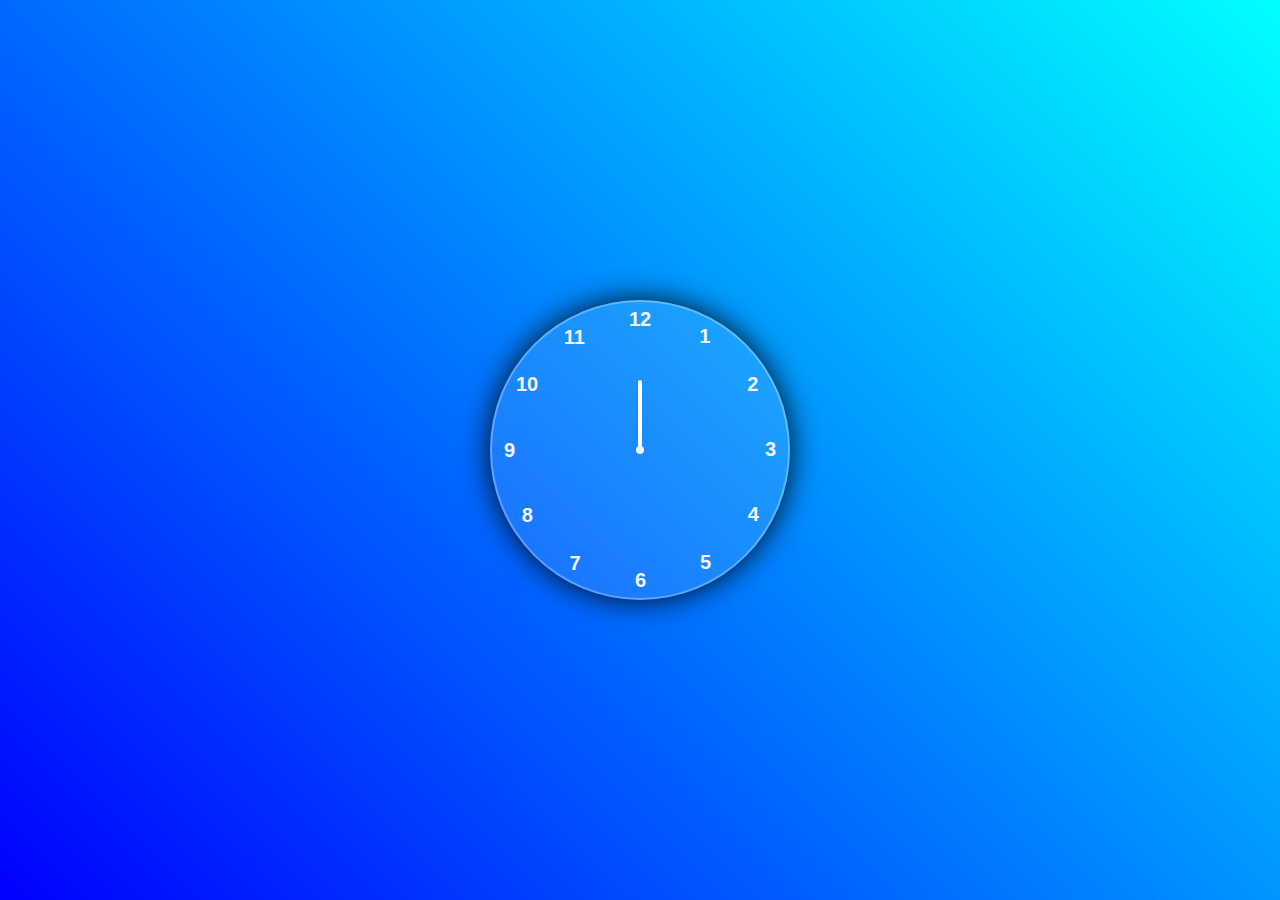
<file: projects/Analog colock/index.html>
<!DOCTYPE html>

<html>
<head>
  <meta http-equiv="CONTENT-TYPE" content="text/html; charset=UTF-8">
  <link rel="stylesheet" href="styles/style.css"/>
  <title>Analog Clock</title>
</head>
<body>
  <div class="container">
    <div class="clock">
      <div class="hand" style="--j:#ff3d58" id="hour"><i></i></div>
      <div class="hand" style="--j:#00a6ff" id="min"><i></i></div>
      <div class="hand" style="--j:#ffffff" id="sec"><i></i></div>
      <span style="--i:1;"><b>1</b></span>
      <span style="--i:2;"><b>2</b></span>
      <span style="--i:3;"><b>3</b></span>
      <span style="--i:4;"><b>4</b></span>
      <span style="--i:5;"><b>5</b></span>
      <span style="--i:6;"><b>6</b></span>
      <span style="--i:7;"><b>7</b></span>
      <span style="--i:8;"><b>8</b></span>
      <span style="--i:9;"><b>9</b></span>
      <span style="--i:10;"><b>10</b></span>
      <span style="--i:11;"><b>11</b></span>
      <span style="--i:12;"><b>12</b></span>
    </div>
  </div>
  <script src="scripts/script.js"></script>
</body>
</html>
</file>
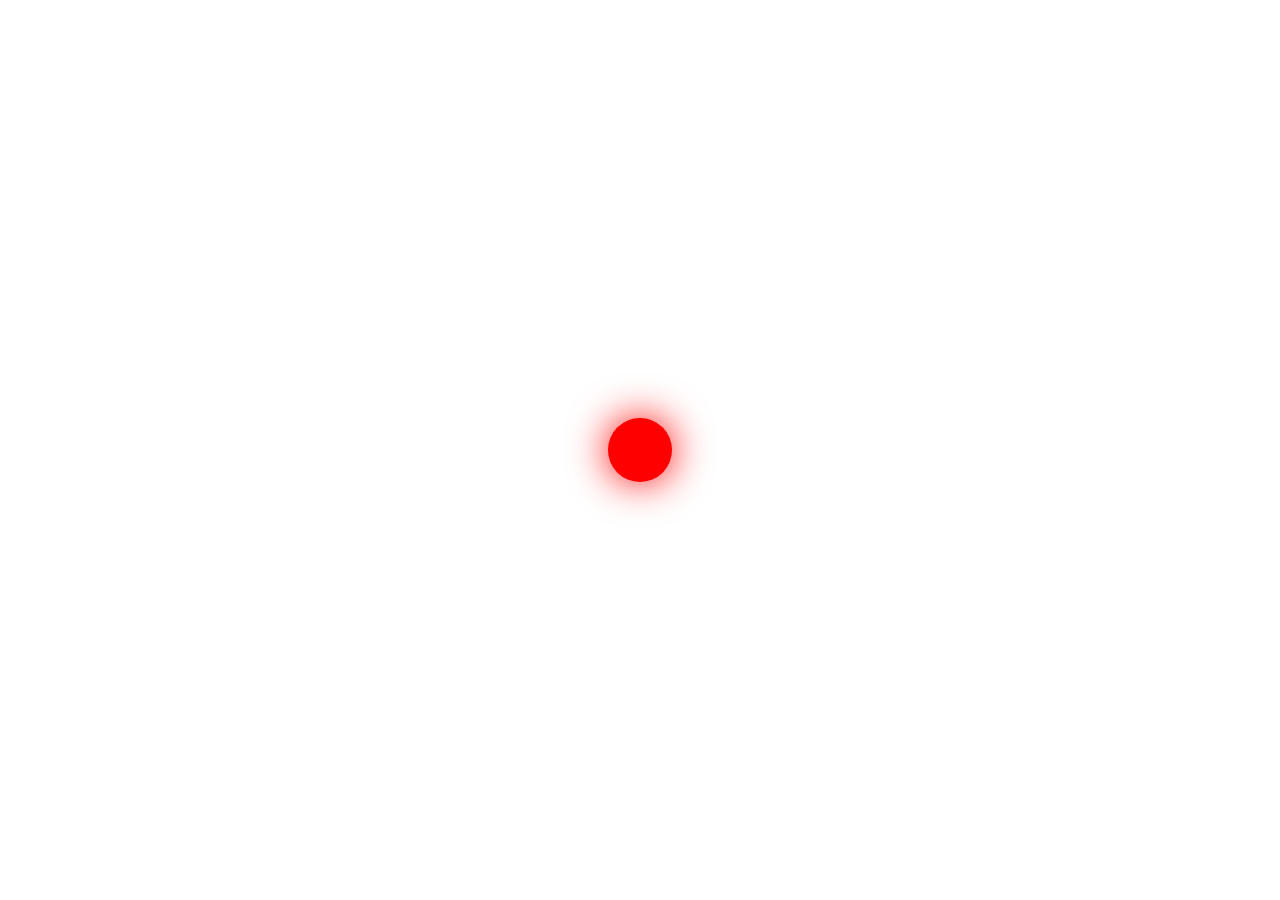
<file: projects/button/index.html>
<!DOCTYPE html>

<html>
<head>
  <meta http-equiv="CONTENT-TYPE" content="text/html; charset=UTF-8">
  <link rel="stylesheet" href="styles/style.css"/>
  <link rel="stylesheet" href="https://cdnjs.cloudflare.com/ajax/libs/font-awesome/6.5.2/css/all.min.css" integrity="sha512-SnH5WK+bZxgPHs44uWIX+LLJAJ9/2PkPKZ5QiAj6Ta86w+fsb2TkcmfRyVX3pBnMFcV7oQPJkl9QevSCWr3W6A==" crossorigin="anonymous" referrerpolicy="no-referrer" />
  <title>Hello, World!</title>
</head>
<body>
  <div class="manu">
    <div class="manu_wrapper">
     <i class="fa-solid fa-plus"></i>
    </div>
    <ul class="manu_items">
      <a class="manu_item" href="#"><i class="fa-solid fa-house"></i></a>
      <a class="manu_item" href="#"><i class="fa-solid fa-share"></i></a>
      <a class="manu_item" href="#"><i class="fa-solid fa-wrench"></i></a>
      <a class="manu_item" href="#"><i class="fa-solid fa-info"></i></a>
    </ul>
  </div>
  
 <script src="scripts/script.js"></script>
</body>
</html>
</file>
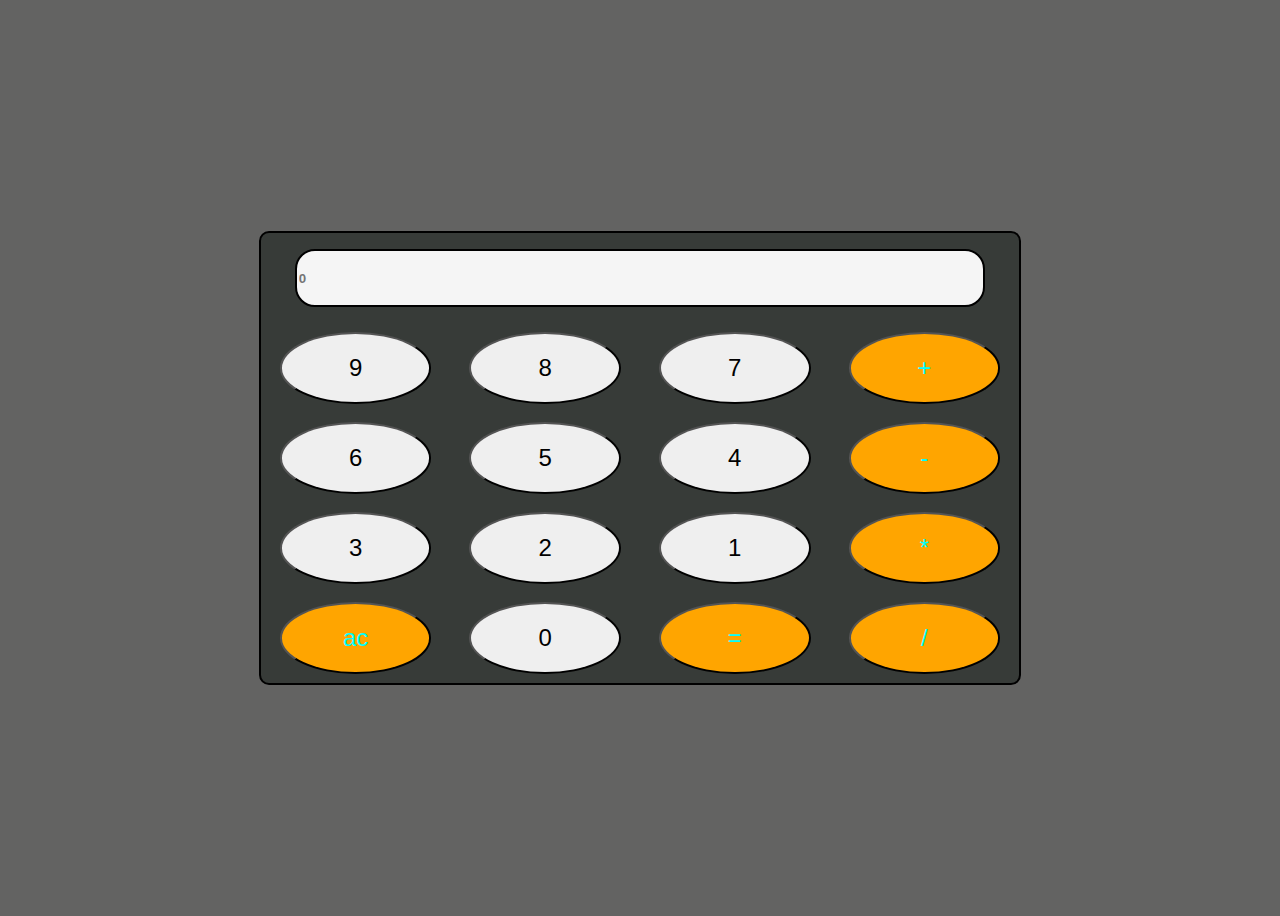
<file: projects/calculator/index.html>
<!DOCTYPE html>

<html>
<head>
  <meta http-equiv="CONTENT-TYPE" content="text/html; charset=UTF-8">
  <link rel="stylesheet" href="styles/style.css"/>
  <title>calculaterm</title>
</head>
<body>
  <div class="calculater">
    <div class="input">
      <input type="text" id="input" placeholder="0" value="" disabled>
    </div>
    <div class="buttons">
      <div class="row1">
        <button onclick="input.value += '9';">9</button>
        <button onclick="input.value += '8';">8</button>
        <button onclick="input.value += '7';">7</button>
        <button onclick="input.value += '+';" class="sp">+</button>
      </div>
      <div class="row2">
        <button onclick="input.value += 6;" >6</button>
        <button onclick="input.value += '5';">5</button>
        <button onclick="input.value += '4';">4</button>
        <button onclick="input.value += '-';" class="sp">-</button>
      </div>
      <div class="row3">
        <button onclick="input.value += '3';">3</button>
        <button onclick="input.value += '2';">2</button>
        <button onclick="input.value += '1';">1</button>
        <button onclick="input.value += '*';" class="sp">*</button>
      </div>
      <div class="row4">
        <button onclick="input.value = '';" class="sp">ac</button>
        <button onclick="input.value += '0';">0</button>
        <button onclick="input.value = eval(input.value);" class="sp">=</button>
        <button onclick="input.value += '/';" class="sp">/</button>
      </div>
    </div>
  </div>
</body>
</html>
</file>
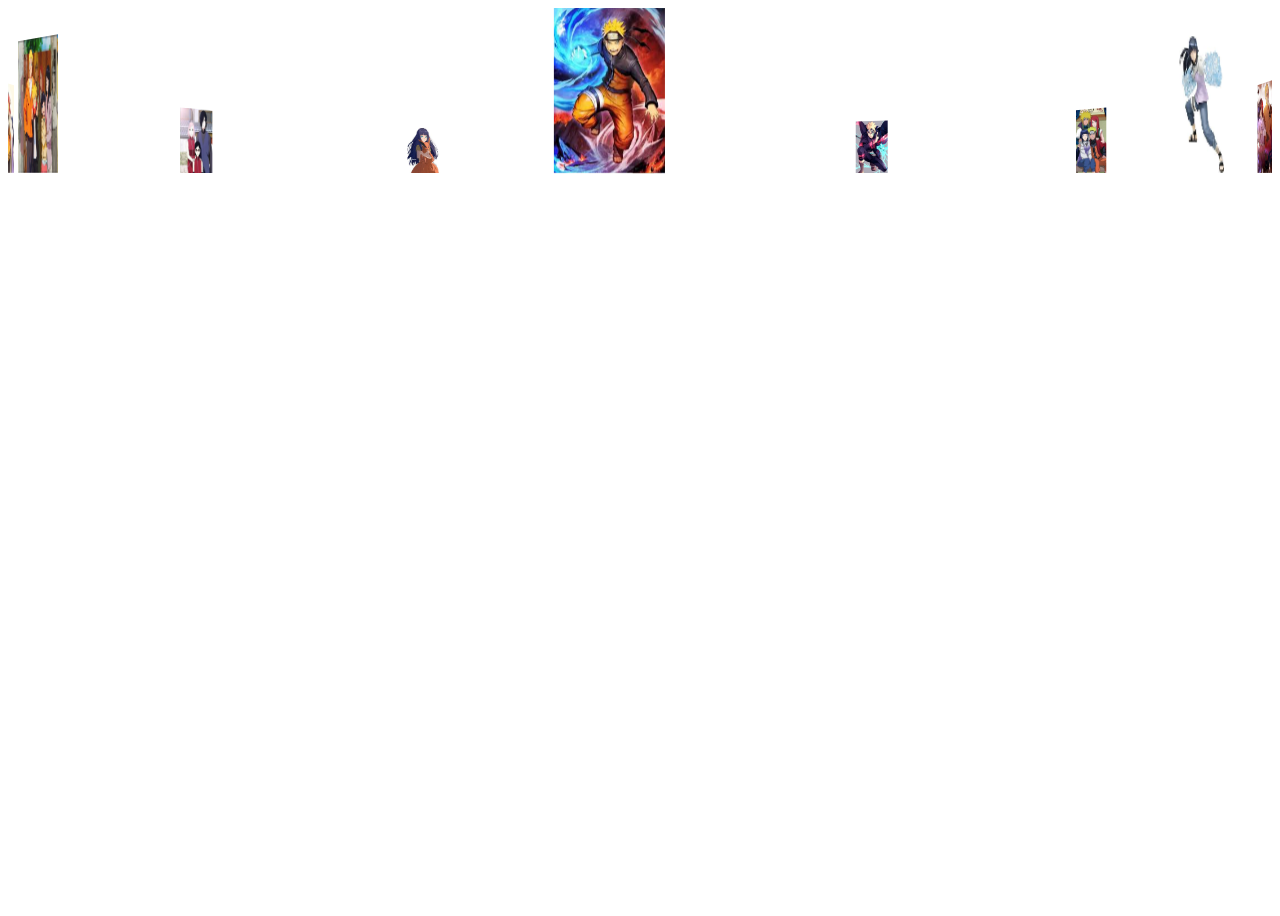
<file: projects/circle/index.html>
<!DOCTYPE html>

<html>
<head>
  <meta http-equiv="CONTENT-TYPE" content="text/html; charset=UTF-8">
  <link rel="stylesheet" href="styles/style.css"/>
  <title>Hello, World!</title>
</head>
<body>
  <div class="banner">
    <div class="slider" style="--quantity : 10">
      <div class="item" id="item1"  style="--position : 1"><img src="n1.jpg"></div>
      <div class="item" id="item1" style="--position : 2"><img src="n2.jpg"></div>
      <div class="item" id="item1" style="--position : 3"><img src="n3.jpg" alt=""></div>
      <div class="item" id="item1" style="--position : 4"><img src="n4.jpg" alt=""></div>
      <div class="item" id="item1" style="--position : 5"><img src="n5.jpg" alt=""></div>
      <div class="item" id="item1" style="--position : 6"><img src="n6.jpg" alt=""></div>
      <div class="item" id="item1" style="--position : 7"><img src="n7.jpg" alt=""></div>
      <div class="item" id="item1" style="--position : 8"><img src="n8.jpg" alt=""></div>
      <div class="item" id="item1" style="--position : 9"><img src="n9.jpg" alt=""></div>
      <div class="item" id="item1" style="--position : 10"><img src="n10.jpg" alt=""></div>
    </div>
  </div>
</body>
</html>
</file>
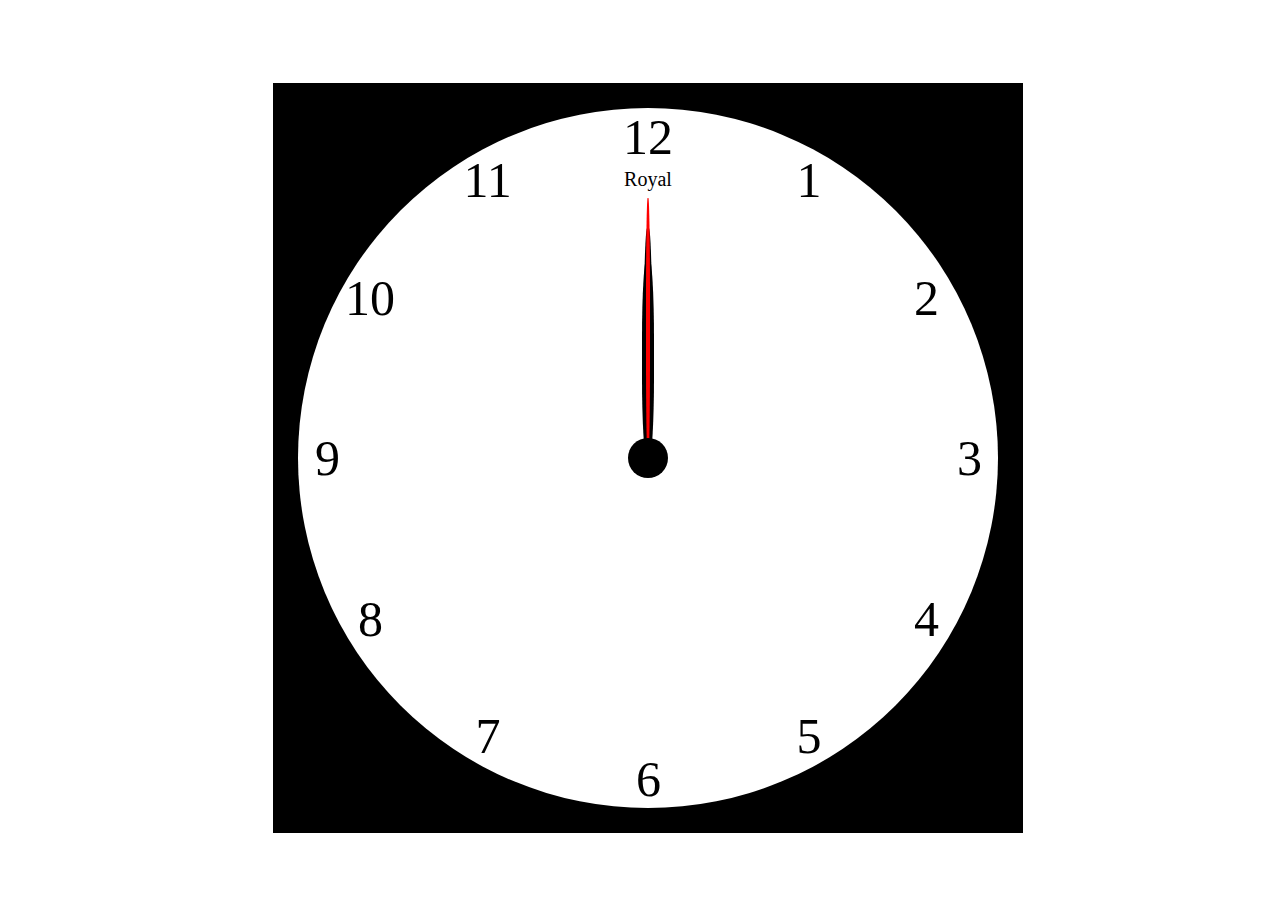
<file: projects/clock/index.html>
<!DOCTYPE html>

<html>
<head>
  <meta http-equiv="CONTENT-TYPE" content="text/html; charset=UTF-8">
  <link rel="stylesheet" href="styles/style.css"/>
  <title>Clock</title>
</head>
<body>
  <div class="wrappor">
    <div class="clock-border">
      <div class="clock">
        <li>
          <div>1</div>
        </li>
        <li>
          <div>2</div>
        </li>
        <li>
          <div>3</div>
        </li>
        <li>
          <div>4</div>
        </li>
        <li>
          <div>5</div>
        </li>
        <li>
          <div>6</div>
        </li>
        <li>
          <div>7</div>
        </li>
        <li>
          <div>8</div>
        </li>
        <li>
          <div>9</div>
        </li>
        <li>
          <div>10</div>
        </li>
        <li>
          <div>11</div>
        </li>
        <li>
          <div>12</div>
        </li>
        <div class="logo">Royal</div>
        <div class="hand">
          <div class="hour" id="hour"><i></i></div>
        <div class="min" id="min"><i></i></div>
        <div class="sec" id="sec"><i></i></div>
        </div>
        <div class="dot"></div>
      </div>
    </div>
  </div>
  <script src="scripts/script.js"></script>
</body>
</html>
</file>
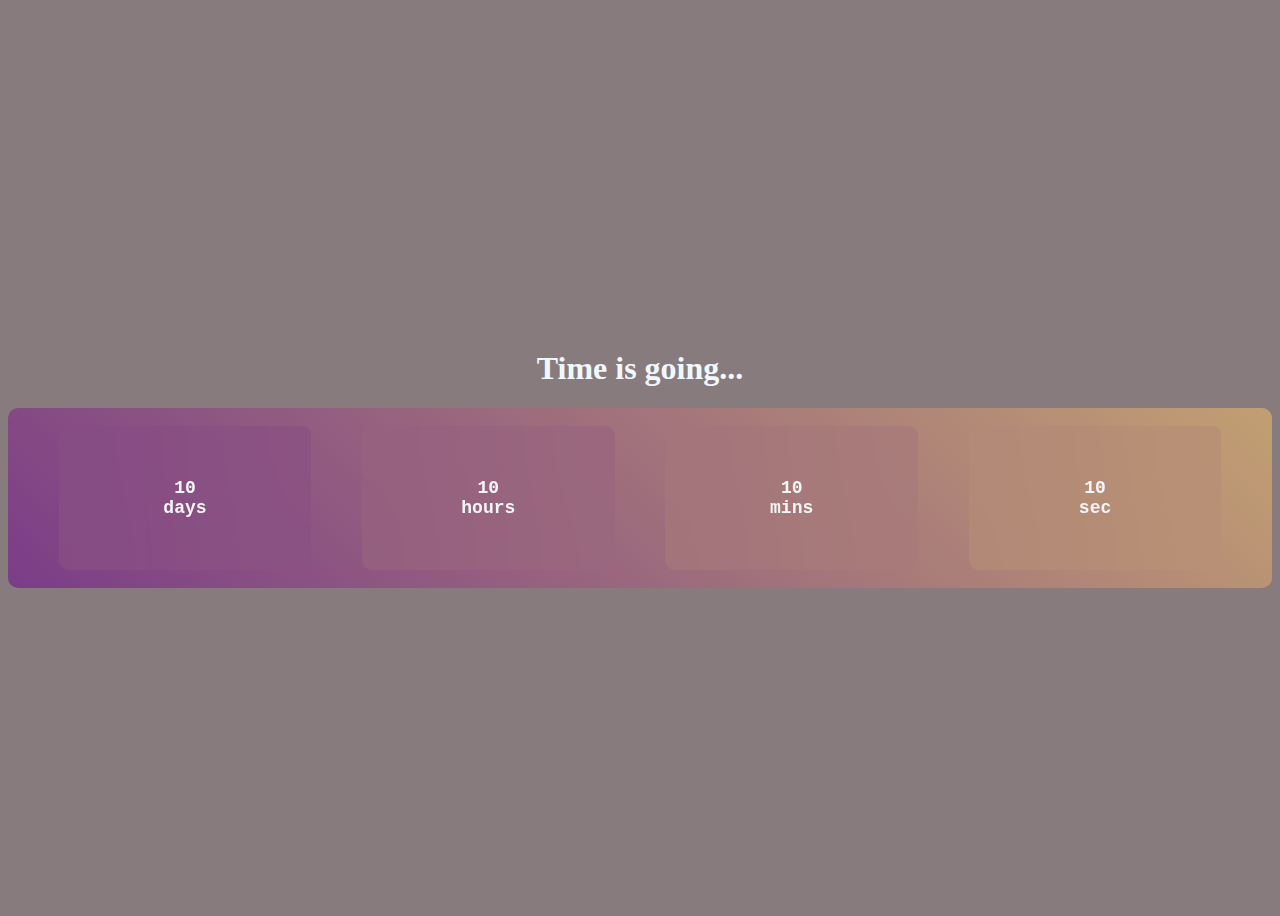
<file: projects/Countdown/index.html>
<!DOCTYPE html>

<html>
<head>
  <meta http-equiv="CONTENT-TYPE" content="text/html; charset=UTF-8">
  <link rel="stylesheet" href="styles/style.css"/>
  <title>Timer Countdown</title>
</head>
<body>
  <h1>Time is going...</h1>
  <div class="countdown">
    <div class="timer">
      <samp class="time" id="days">10</samp>
      <samp class="labal">days</samp>
    </div>
    <div class="timer">
      <samp class="time" id="hours">10</samp>
      <samp class="labal">hours</samp>
    </div>
    <div class="timer">
      <samp class="time" id="mins">10</samp>
      <samp class="labal">mins</samp>
    </div>
    <div class="timer">
      <samp class="time" id="sec">10</samp>
      <samp class="labal">sec</samp>
    </div>
  </div>
  <script src="scripts/script.js"></script>
</body>
</html>
</file>
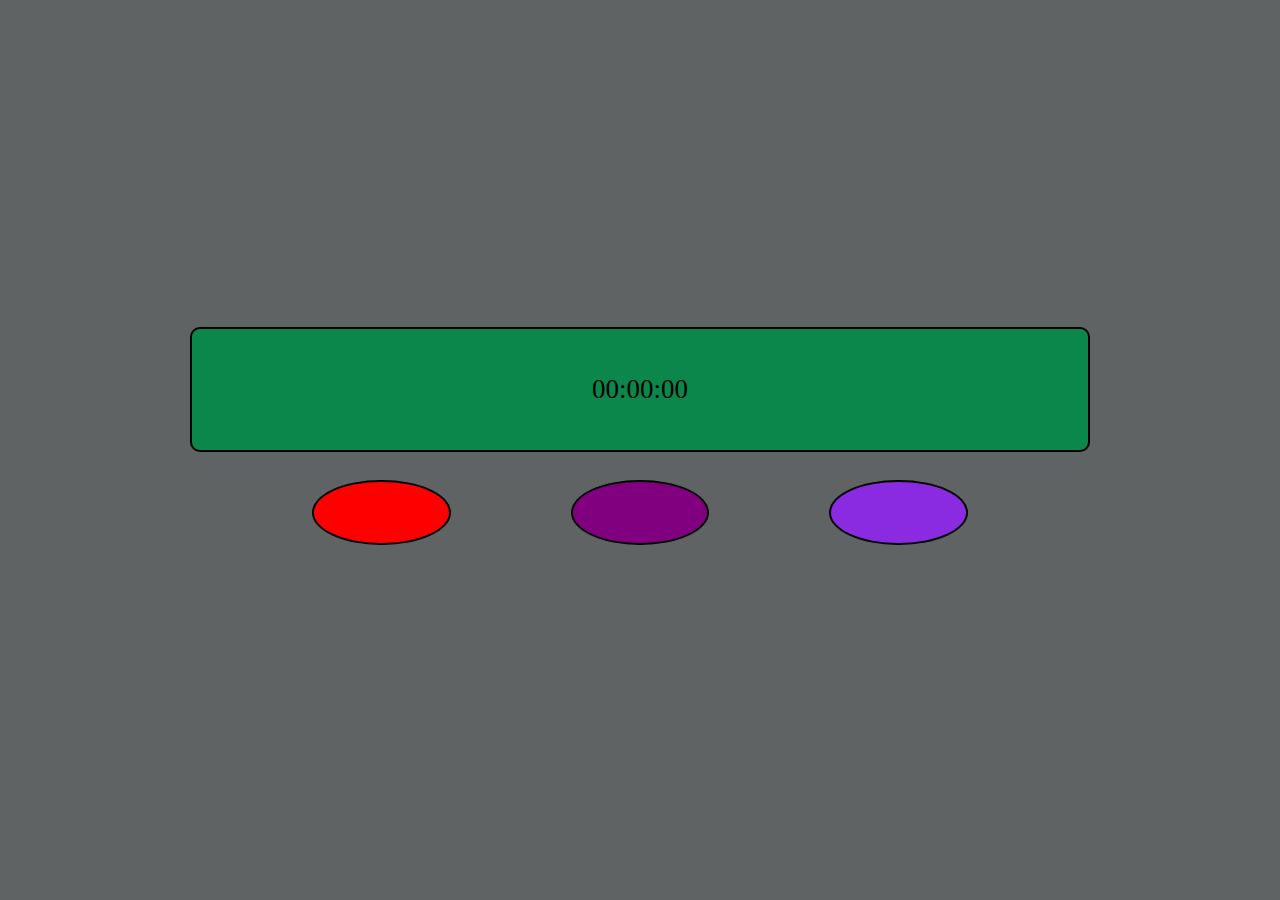
<file: projects/timer/index.html>
<!DOCTYPE html>

<html>
<head>
  <meta http-equiv="CONTENT-TYPE" content="text/html; charset=UTF-8">
  <link rel="stylesheet" href="styles/style.css"/>
  <link rel="stylesheet" href="https://cdnjs.cloudflare.com/ajax/libs/font-awesome/6.6.0/css/all.min.css" integrity="sha512-Kc323vGBEqzTmouAECnVceyQqyqdsSiqLQISBL29aUW4U/M7pSPA/gEUZQqv1cwx4OnYxTxve5UMg5GT6L4JJg==" crossorigin="anonymous" referrerpolicy="no-referrer" />
  <title>Timer</title>
</head>
<body>
  <div class="timer">
    <div class="upper">
      <div class="timerok">00:00:00</div>
    </div>
    <div class="lower">
      <div id="start" class="start">
        <i class="fa-solid fa-play"></i>
      </div>
      <div id="stop"  class="stop">
        <i class="fa-solid fa-stop"></i>
      </div>
      <div id="reset" class="reset">
        <i class="fa-solid fa-repeat"></i>
      </div>
    </div>
  </div>
  <script src="scripts/timer.js"></script>
</body>
</html>
</file>
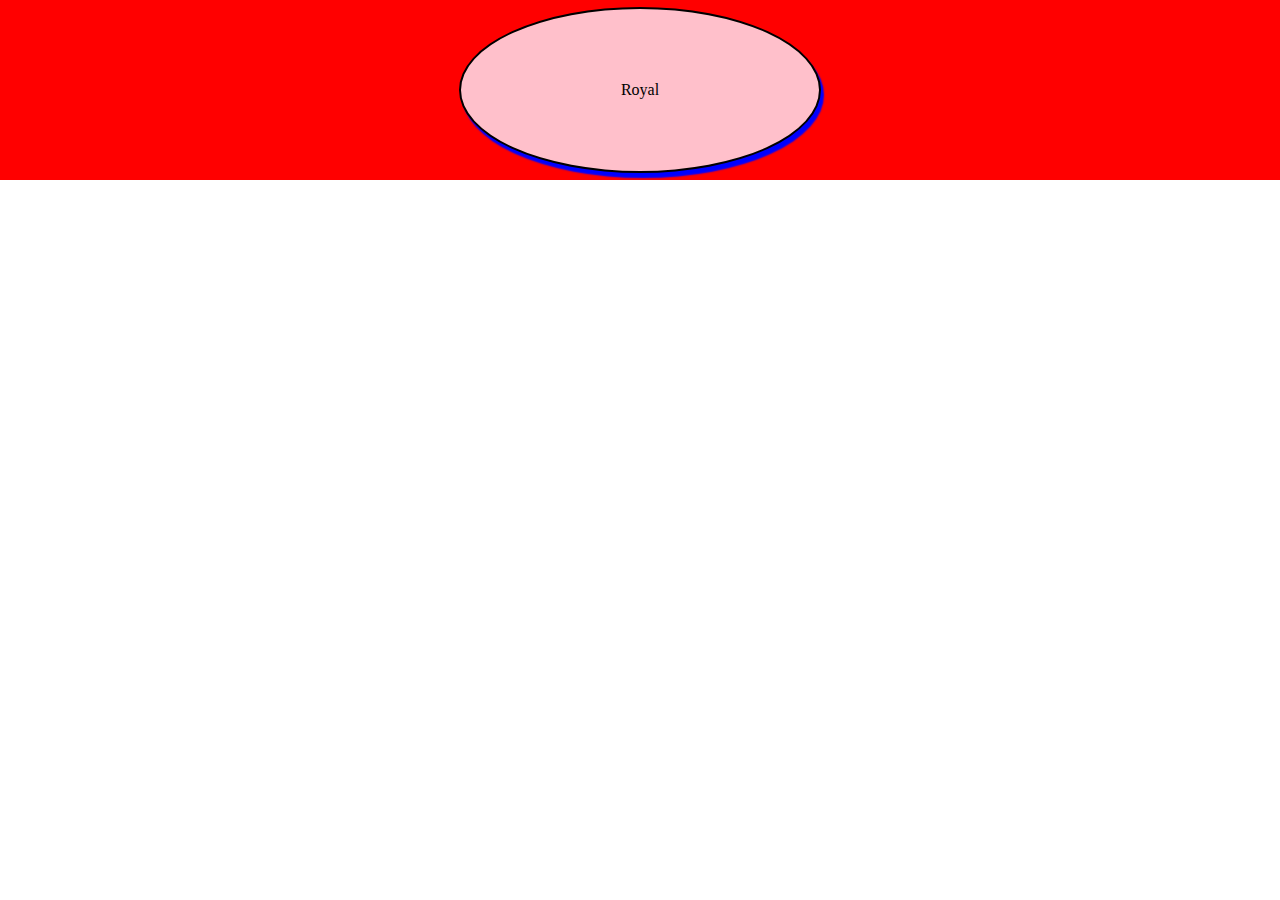
<file: projects/clock/styles/myweb/index.html>
<!DOCTYPE html>

<html>
<head>
  <meta http-equiv="CONTENT-TYPE" content="text/html; charset=UTF-8">
  <link rel="stylesheet" href="styles/style.css"/>
  <title>Hello, World!</title>
</head>
<body>
  <header>
    <div class="name">
      <div class="lower">
        Royal
      </div>
    </div>
  </header>
</body>
</html>
</file>
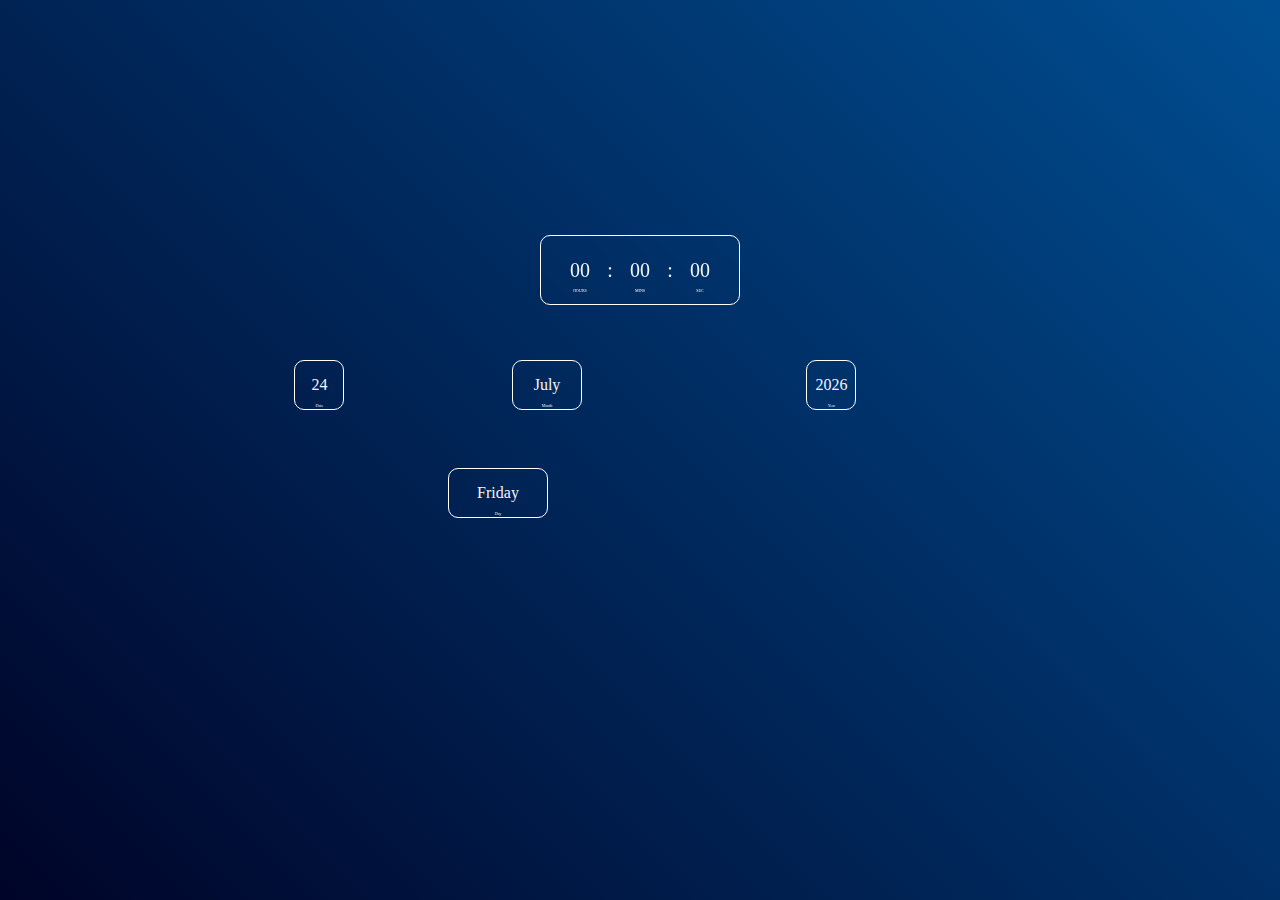
<file: projects/digital clock/index_1.html>
<!DOCTYPE html>
<html>
<head>
  <meta http-equiv="CONTENT-TYPE" content="text/html; charset=UTF-8">
  <link rel="stylesheet" href="styles/style.css"/>
  <title>My Clock</title>
</head>
<body>
  <div class="first">
    <div class="sec">
      <div class="clock">
        <span id="hor">00</span>
        <span>:</span>
        <span id="min">00</span>
        <span>:</span>
        <span id="sec">00</span>
      </div>
    </div>
    <div class="date">
      <span id="date">00</span>
    </div>
    <div class="mon">
      <span id="mon">00</span>
    </div>
    <div class="yer">
      <span id="yer">00</span>
    </div>
    <div class="day">
      <span id="day">00</span>
    </div>
  </div>
  <script>
  let hrs = document.getElementById("hor");
  let min = document.getElementById("min");
  let sec = document.getElementById("sec");
  let date = document.getElementById("date");
  let mon = document.getElementById("mon");
  let yer = document.getElementById("yer");
  let day = document.getElementById("day");
  
  setInterval(() => {
    let currentTime = new Date();
    hrs.innerText = (currentTime.getHours()<10?"0":"")+currentTime.getHours();
    min.innerText = (currentTime.getMinutes()<10?"0":"")+currentTime.getMinutes();
    sec.innerText = (currentTime.getSeconds()<10?"0":"")+currentTime.getSeconds();
  },1000);
  const month = ["January","February","March","April","May","June","July","August","September","October","November","December"];
  const weekday = ["Sunday","Monday","Tuesday","Wednesday","Thursday","Friday","Saturday"];
  let currentTime = new Date();
  date.innerText = (currentTime.getDate()<10?"0":"")+currentTime.getDate();
  mon.innerText = month[currentTime.getMonth()];
  day.innerText = weekday[currentTime.getDay()];
  yer.innerText = currentTime.getFullYear();
  
  </script>
</body>
</html>
</file>
<file: projects/Analog colock/styles/style.css>
*{
  padding: 0px;
  margin: 0px;
  box-sizing: border-box;
  font-family: sans-serif;
  color: whitesmoke;
}

body{
  display: flex; 
  justify-content: center;
  align-items: center;
  min-height: 100vh;
  width: 100%;
  background: linear-gradient(45deg,blue,aqua) ;
}

.container{
  position: relative;
  
}

.clock{
  width: 300px;
  height: 300px;
  border-radius: 50%;
  background-color: rgba(255,255,255,0.1);
  border: 2px solid rgba(255,255,255,0.3);
  box-shadow: 0px 0px 30px rgba(0 ,0, 0, 0.9);
  display: flex;
  align-items: center;
  justify-content: center;
}
.clock span{
  position: absolute;
  transform: rotate(calc(30deg * var(--i)));
  inset: 8px;
  text-align: center;
}

.clock span b{
  transform: rotate(calc(-30deg * var(--i)));
  display: inline-block;
  font-size: 20px;
}

.clock::before{
  content: "";
  position: absolute;
  width: 8px;
  height: 8px;
  border-radius: 50%;
  background-color: whitesmoke;
  z-index: 1;
}
.hand{
  position : absolute; 
  display: flex;
  align-items: flex-end;
  justify-content: center;
}
#hour{
  border: 1px solid black;
}
.hand i{
  position: absolute;
  width : 4px;
  height: 70px;
  border-radius: 8px;
  background-color: var(--j);
  
}
</file>
<file: projects/button/styles/style.css>
:root{
  color: darkcyan;
}
*{
  margin: 0;
  padding: 0;
  box-sizing: border-box;
}
body{
  display: flex;
  justify-content: center;
  align-items: center;
  height: 100vh;
  background-color: #fff;
}

li{
  list-style: none;
  display: inline-block;
}

.manu{
  width: 24em;
  height: 24em;
  display: flex;
  justify-content: center;
  align-items: center;
  position: relative;
}

.manu_items{
  position: absolute;
  display: flex;
  justify-content: center;
  align-items: center;
}

.manu_item{
  position : absolute;
  width : 4em;
  height: 4em;
  border-radius: 50%;
  display: flex;
  justify-content: center;
  align-items: center;
  transition-duration: 0.5s;
}


.manu_item a{
  color: lightblue;
  font-size: 2em;
}
.manu_wrapper{
  position: absolute;
  z-index: 1;
  font-size: 2.5rem;
  height: 4rem;
  width: 4rem;
  background-color: red;
  border-radius: 50%;
  display: flex;
  justify-content: center;
  align-items: center;
  box-shadow: 0 0 40px 0 red;
  color: purple;
  transition-duration:0.5s ;
}

.manu_wrapper.active{
  transform: rotate(225deg);
}


.manu_wrapper.active ~ .manu_items .manu_item:nth-child(1){
  transform: translate(-5em,-5em);
  background-color: lightgreen;
  box-shadow: 0 0 40px 0 lightgreen;
}
.manu_wrapper.active ~ .manu_items .manu_item:nth-child(2){
  transform: translate(5em,-5em);
  background-color: paleturquoise;
  box-shadow: 0 0 40px 0 paleturquoise;
}


.manu_wrapper.active ~ .manu_items .manu_item:nth-child(3){
  transform: translate(-5em,5em);
  background-color: aqua;
  box-shadow: 0 0 40px 0 aqua;
}

.manu_wrapper.active ~ .manu_items .manu_item:nth-child(4){
  transform: translate(5em,5em);
  background-color: chartreuse;
  box-shadow: 0 0 40px 0 chartreuse;
}
</file>
<file: projects/calculator/styles/style.css>
body{
  background: #636362; 
  display: flex;
  align-items: center;
  justify-content: center;
  height: 100vh;
}
.calculater{
  height: 50%;
  width: 60%;
  background: #373b38;
  border: 2px solid black;
  border-radius: 10px;
  box-shadow: 20px rgba(255,255,255,0.4);
}
.input{
  width: 100%;
  height: 20%;
  display: flex;
  align-items: center;
  justify-content: center;
}
input{
  height: 60%;
  width: 90%;
  border-radius: 20px;
  padding: 0px 2px;
  background-color: whitesmoke;
  border: 2px solid black;
  outline: none;
  font-weight: 700;
  color: black;
}
.buttons{
  width: 100%;
  height: 80%;
  display: flex;
  align-items: center;
  justify-content: space-evenly;
  flex-direction: column;
}
.row1,.row2,.row3,.row4{
  width: 100%;
  height: 25%;
  display: flex;
  align-items: center;
  justify-content: space-around;
  
}

button{
  height: 80%;
  width : 20%;
  border-radius: 50%;
  font-size: 1.5rem;
}
.sp{
  background-color: orange;
  color: aqua;
}
@
</file>
<file: projects/circle/styles/style.css>
#item1{
  width:50px;
  height: 75px;
  
}

.banner{
  width:100%;
  height: 100vh;
  text-align: center;
  overflow: hidden;
  position: relative;
}

.banner .slider{
  position: absolute;
  width: 100px;
  height: 150px;
  top: 10%;
  left: calc(50% - 25px);
  transform-style: preserve-3d;
  transform: perspective(1000px);
  animation: autorun 20s linear infinite;
  
}

@keyframes autorun{
  from{
   transform: perspective(1000px) rotateX(-10deg) rotateY(0deg); 
  }to{
  transform: perspective(1000px) rotateX(-10deg) rotateY(360deg);
}
}



.banner .slider .item{
  position: absolute;
  inset: 0 0 0 0;
  transform: rotateY(calc((var(--position) - 1) * (360 / var(--quantity)) * 1deg)) translateZ(550px);
}

.banner .slider .item img{
  width:100%;
  height: 100%;
  background-size: cover;
  overflow: hidden;
}
</file>
<file: projects/clock/styles/style.css>
/*:root{
  --clock-length: 700px;
}*/
.clock{
  height: 700px;
  width: 700px;
}

.wrappor{
  width: 100vw;
  
  height: 100vh;
  display: flex;
  justify-content: center;
  align-items: center;
  background-color: brige;
}
.clock-border{
  padding: 25px;
  background-color: #000;
}

.logo{
  position: absolute ;
  top: 60px;
  font-size: 20px;
  font-weight: 300;
}

.clock{
  background-color: #ffffff;
  border-radius: 100%;
  display: flex;
  justify-content: center;
  align-items: center;
  position: relative;
}

li{
  list-style: none;
  position: absolute;
  height: 100%;
  transform-origin: center;
  font-size: 50px;
}

li:nth-child(1){
  rotate: 30deg;
}
li:nth-child(1) div{
  rotate: -30deg;
}

li:nth-child(2){
  rotate: 60deg;
}
li:nth-child(2) div{
  rotate: -60deg;
}

li:nth-child(3){
  rotate: 90deg;
}
li:nth-child(3) div{
  rotate: -90deg;
}

li:nth-child(4){
  rotate: 120deg;
}
li:nth-child(4) div{
  rotate: -120deg;
}

li:nth-child(5){
  rotate: 150deg;
}
li:nth-child(5) div{
  rotate: -150deg;
}

li:nth-child(6){
  rotate: 180deg;
}
li:nth-child(6) div{
  rotate: -180deg;
}

li:nth-child(7){
  rotate: 210deg;
}
li:nth-child(7) div{
  rotate: -210deg;
}

li:nth-child(8){
  rotate: 240deg;
}
li:nth-child(8) div{
  rotate: -240deg;
}

li:nth-child(9){
  rotate: 270deg;
}
li:nth-child(9) div{
  rotate: -270deg;
}

li:nth-child(10){
  rotate: 300deg;
}
li:nth-child(10) div{
  rotate: -300deg;
}

li:nth-child(11){
  rotate: 330deg;
}
li:nth-child(11) div{
  rotate: -330deg;
}

@keyframe rotate{
  100%{
    transform: rotate(360deg);
  }
}


.hour{
  position: absolute;
  display: flex;
  justify-content: center;
  align-items: flex-end;
}


.min{
  position: absolute;
  display: flex;
  justify-content: center;
  align-items: flex-end;
  
}


.sec{
  position: absolute;
  display: flex;
  justify-content: center;
  align-items: flex-end;
  
}


.dot{
  position: absolute;
  width: 40px;
  aspect-ratio: 1/1;
  border-radius: 100%;
  background-color: #000;
  z-index: 10px;
}

.hand .sec i{
  position: absolute;
  width : 4px;
  height: 260px;
  background-color: red;
  border-radius: 40%;
}
.hand .hour i{
  position: absolute;
  background-color: #000;
  border-radius: 40%;
  width : 12px;
  height: 200px;
}
.hand .min i{
  position: absolute;
  background-color: #000;
  border-radius: 40%;
  width : 8px;
  height: 230px;
}
</file>
<file: projects/Countdown/styles/style.css>
body{
  display: flex;
  align-items: center;
  justify-content: center;
  flex-direction: column;
  height: 100vh;
  background: #877b7d;
}
h1{
  text-align: center;
  width: 100%;
  color : aliceblue;
}
.countdown{
  height : 20%;
  width : 100%;
  border-radius: 10px;
  display: flex;
  align-items: center;
  justify-content: space-evenly;
  background: linear-gradient(45deg,#7b3d87,#c29f72);
}
.timer{
  height : 80%;
  width : 20%;
  font-size: 18px;
  font-weight: 700;
  border-radius: 10px;
  display: flex;
  align-items: center;
  justify-content: center;
  flex-direction: column;
  background: transparent;
  backdrop-filter : blur(100px);
  color : whitesmoke;
}
</file>
<file: projects/timer/styles/style.css>
*{
  margin: 0px;
  padding: 0px;
}
body{
  display: flex;
  align-items: center;
  justify-content: center;
  height: 100vh;
  background-color: #5f6363;
}
.timer{
  height: 30%;
  width: 70%;
  display: flex;
  align-items: center;
  justify-content: center;
  flex-direction: column;
}
.upper, .lower{
  height: 45%;
  width: 100%;
  display: flex;
  align-items: center;
  justify-content: space-evenly;
  flex-wrap: wrap;
}
.upper{
  font-size: 27px;
  background: #0b874b;
  border: 2px solid black;
  border-radius: 10px;
}

.start , .stop ,.reset{
  border: 2px solid black;
  height: 50%;
  width: 15%;
  border-radius: 50%;
  display: flex;
  align-items: center;
  justify-content: center;
}
.start{
  background: red;
}
.stop{
  background: purple;
}
.reset{
  background: blueviolet;
}
</file>
<file: projects/clock/styles/myweb/styles/style.css>
*{
  margin: 0px;
  padding: 0px;
}

.name{
  width: 100%;
  height: 20vh;
  background-color: red;
  display: flex;
  justify-content: center;
  align-items: center;
}
.lower{
  width: 28%;
  height: 90%;
  background-color: pink;
  border: 2px solid black;
  border-radius: 50%;
  display: flex;
  align-items: center;
  justify-content: center;
  box-shadow: 3px 5px  1.5px blue;
}
</file>
<file: projects/digital clock/styles/style.css>
*{
  margin: 0px;
  padding: 0px;
  font-family: 'Poppins';
  box-sizing: border-box;
}

.first{
  width: 100% ;
  min-height: 100vh;
  background: linear-gradient(45deg,#000428,#004e92 );
  color: whitesmoke;
  position: relative;
}

.sec{
  width: 200px;
  height: 70px;
  position: absolute;
  top: 30%;
  left: 50%;
  transform: translate(-50%,-50%);
}

.clock{
  width: 100%;
  height: 100%;
  border: 1px solid white;
  border-radius: 10px;
  display: flex;
  align-items: center;
  justify-content: center;
  backdrop-filter: blur(0.8px);
  
}



.clock span{
  font-size: 20px;
  width: 30px;
  direction: inline-block;
  text-align: center;
  position: relative;
}
.clock span::after{
  font-size: 4px;
  position: absolute;
  bottom: -50%;
  left: 50%;
  transform: translate(-50%)
}

#hor::after{
  content: 'HOURS';
}
#min::after{
  content: 'MINS';
}

#sec::after{
  content: 'SEC';
}

.date,
.day,
.mon,
.yer{
  border: 1px solid white;
  border-radius: 10px;
  display: flex;
  align-items: center;
  justify-content: center;
}

.date{
  width: 50px;
  height: 50px;
  position: absolute;
  left: 23%;
  top: 40%;
}
.day{
  width: 100px;
  height: 50px;
  position: absolute;
  left: 35%;
  top: 52%;
}
.mon{
  width: 70px;
  height: 50px;
  position: absolute;
  left: 40%;
  top: 40%;
}
.yer{
  width: 50px;
  height: 50px;
  position: absolute;
  left: 63%;
  top: 40%;
}

.date span::after,
.day span::after,
.mon span::after,
.yer span::after{
  font-size: 4px;
  position: absolute;
  bottom: 2%;
  left: 50%;
  transform: translate(-50%)
}


#date::after{
  content: 'Date'
}
#mon::after{
  content: 'Month'
}

#yer::after{
  content: 'Year'
}
#day::after{
  content: 'Day'
}
</file>
